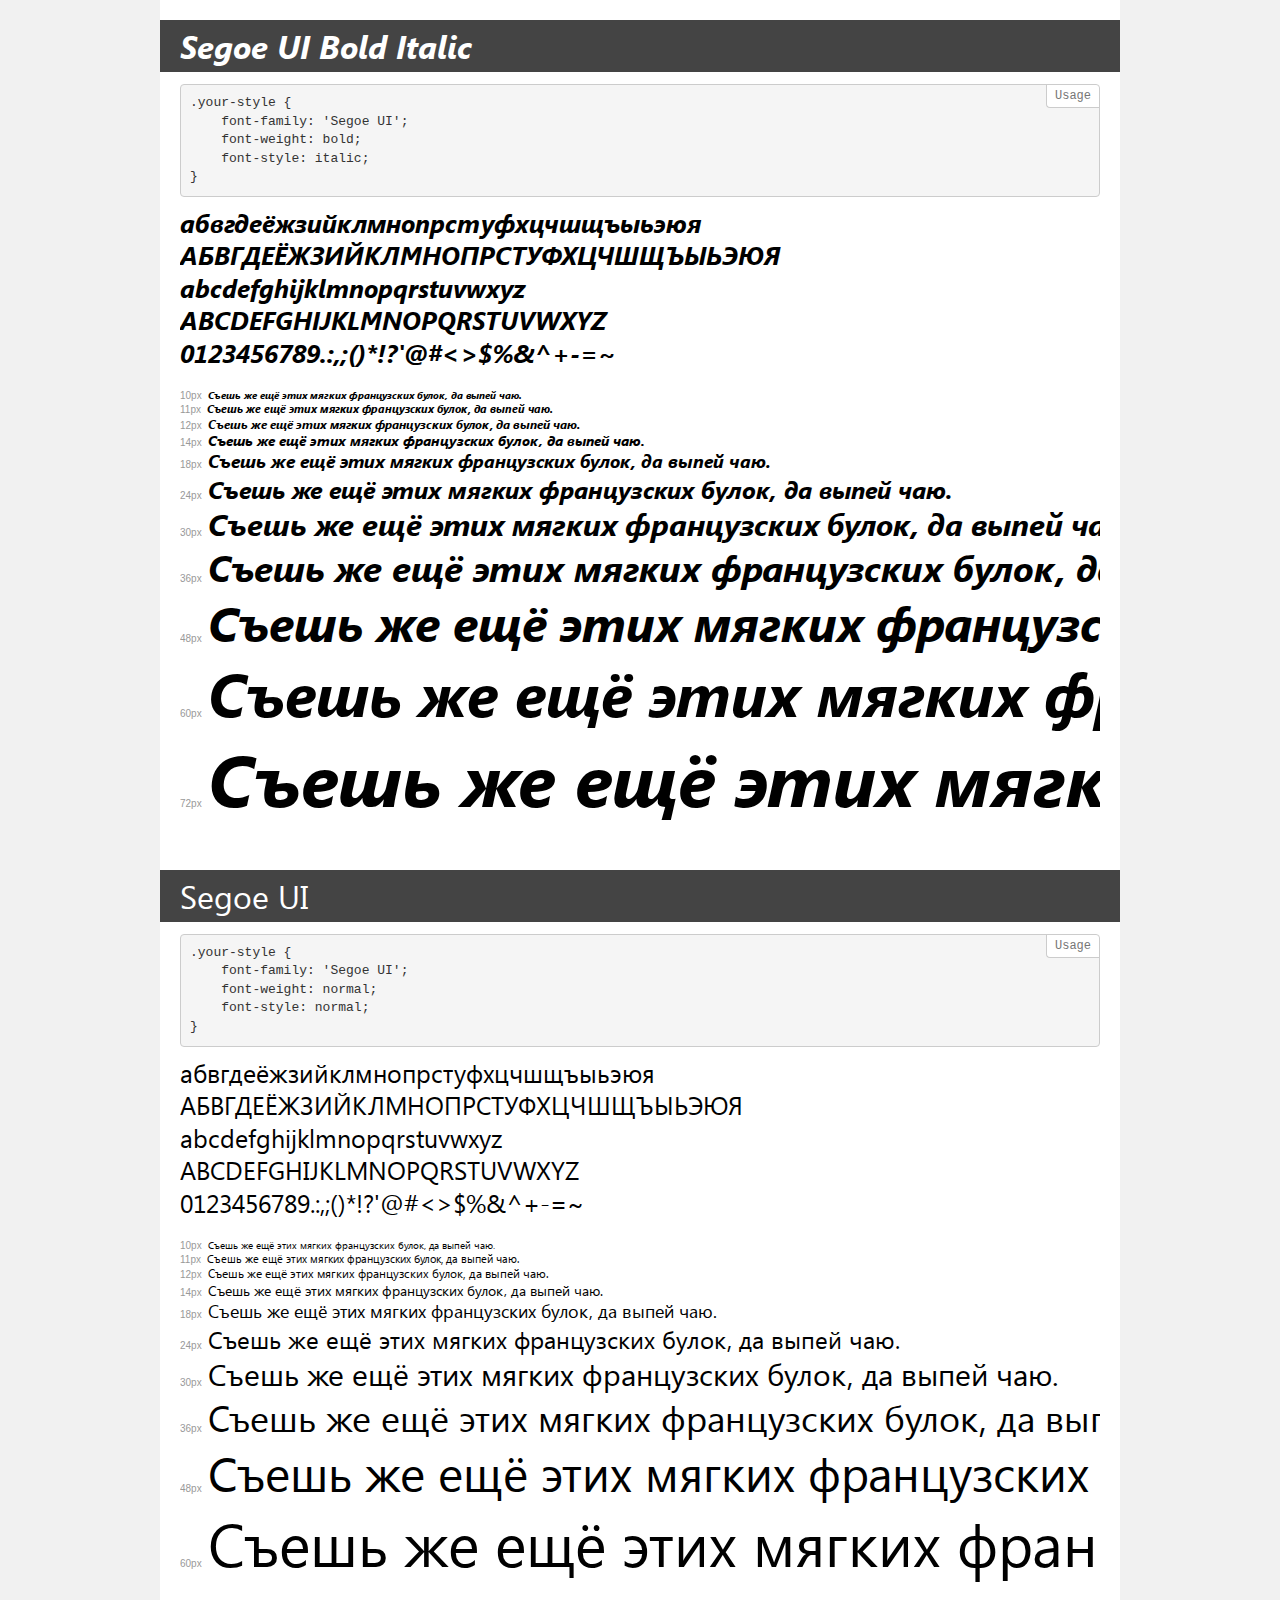
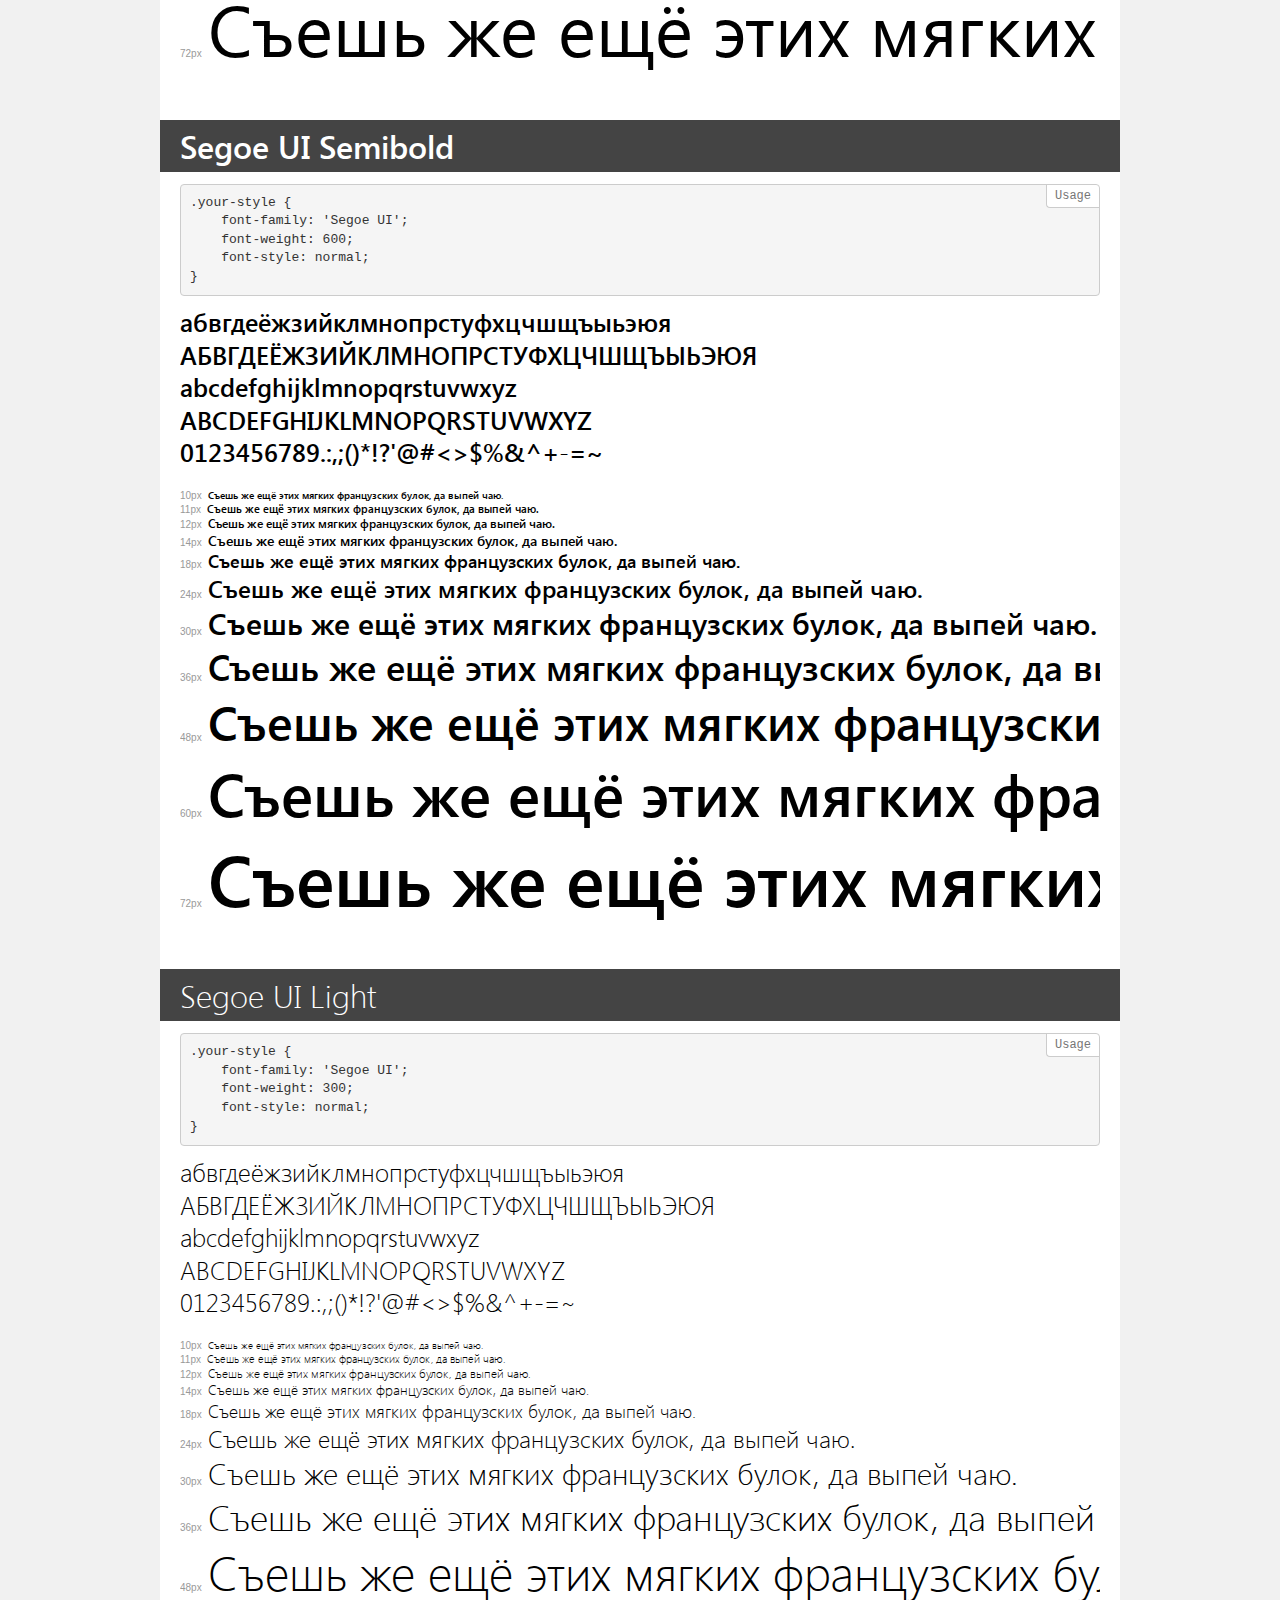
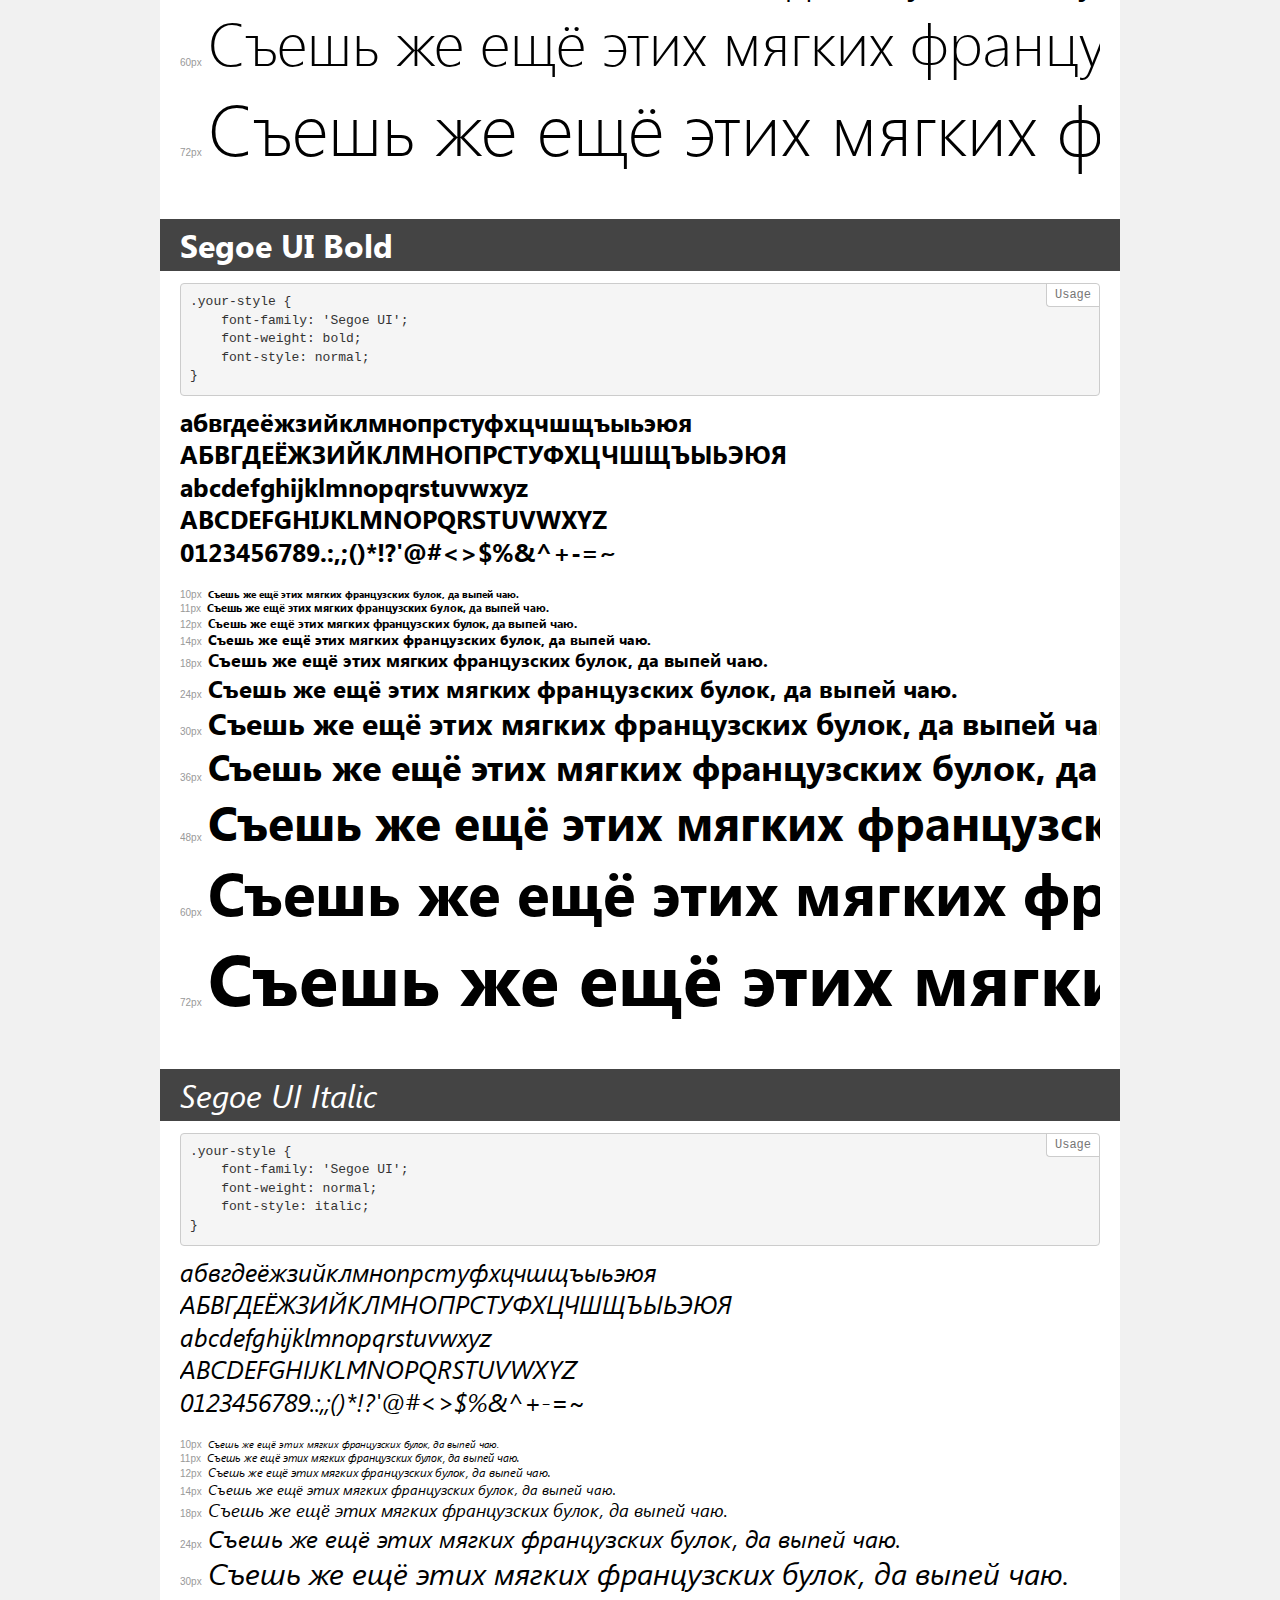
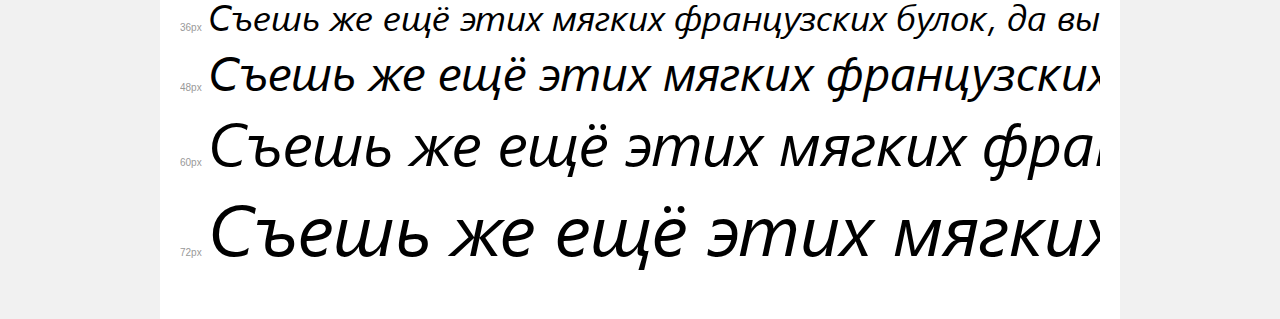
<file: front/fonts/segoe/demo.html>
<!DOCTYPE html>
<html>
<head>
    <meta charset="utf-8">
    <meta http-equiv="X-UA-Compatible" content="IE=edge">
    <meta name="viewport" content="width=device-width, initial-scale=1">
    <meta name="robots" content="noindex, noarchive">
    <meta name="format-detection" content="telephone=no">
    <title>Transfonter demo</title>
    <link href="stylesheet.css" rel="stylesheet">
    <style>
        /*
        http://meyerweb.com/eric/tools/css/reset/
        v2.0 | 20110126
        License: none (public domain)
        */
        html, body, div, span, applet, object, iframe,
        h1, h2, h3, h4, h5, h6, p, blockquote, pre,
        a, abbr, acronym, address, big, cite, code,
        del, dfn, em, img, ins, kbd, q, s, samp,
        small, strike, strong, sub, sup, tt, var,
        b, u, i, center,
        dl, dt, dd, ol, ul, li,
        fieldset, form, label, legend,
        table, caption, tbody, tfoot, thead, tr, th, td,
        article, aside, canvas, details, embed,
        figure, figcaption, footer, header, hgroup,
        menu, nav, output, ruby, section, summary,
        time, mark, audio, video {
            margin: 0;
            padding: 0;
            border: 0;
            font-size: 100%;
            font: inherit;
            vertical-align: baseline;
        }
        /* HTML5 display-role reset for older browsers */
        article, aside, details, figcaption, figure,
        footer, header, hgroup, menu, nav, section {
            display: block;
        }
        body {
            line-height: 1;
        }
        ol, ul {
            list-style: none;
        }
        blockquote, q {
            quotes: none;
        }
        blockquote:before, blockquote:after,
        q:before, q:after {
            content: '';
            content: none;
        }
        table {
            border-collapse: collapse;
            border-spacing: 0;
        }
        /* common styles */
        body {
            background: #f1f1f1;
            color: #000;
        }
        .page {
            background: #fff;
            width: 920px;
            margin: 0 auto;
            padding: 20px 20px 0 20px;
            overflow: hidden;
        }
        .font-container {
            overflow-x: auto;
            overflow-y: hidden;
            margin-bottom: 40px;
            line-height: 1.3;
            white-space: nowrap;
            padding-bottom: 5px;
        }
        h1 {
            position: relative;
            background: #444;
            font-size: 32px;
            color: #fff;
            padding: 10px 20px;
            margin: 0 -20px 12px -20px;
        }
        .letters {
            font-size: 25px;
            margin-bottom: 20px;
        }
        .s10:before {
            content: '10px';
        }
        .s11:before {
            content: '11px';
        }
        .s12:before {
            content: '12px';
        }
        .s14:before {
            content: '14px';
        }
        .s18:before {
            content: '18px';
        }
        .s24:before {
            content: '24px';
        }
        .s30:before {
            content: '30px';
        }
        .s36:before {
            content: '36px';
        }
        .s48:before {
            content: '48px';
        }
        .s60:before {
            content: '60px';
        }
        .s72:before {
            content: '72px';
        }
        .s10:before, .s11:before, .s12:before, .s14:before,
        .s18:before, .s24:before, .s30:before, .s36:before,
        .s48:before, .s60:before, .s72:before {
            font-family: Arial, sans-serif;
            font-size: 10px;
            font-weight: normal;
            font-style: normal;
            color: #999;
            padding-right: 6px;
        }
        pre {
            display: block;
            position: relative;
            padding: 9px;
            margin: 0 0 10px;
            font-family: Monaco, Menlo, Consolas, "Courier New", monospace !important;
            font-size: 13px;
            line-height: 1.428571429;
            color: #333;
            font-weight: normal !important;
            font-style: normal !important;
            background-color: #f5f5f5;
            border: 1px solid #ccc;
            overflow-x: auto;
            border-radius: 4px;
        }
        pre:after {
            display: block;
            position: absolute;
            right: 0;
            top: 0;
            content: 'Usage';
            line-height: 1;
            padding: 5px 8px;
            font-size: 12px;
            color: #767676;
            background-color: #fff;
            border: 1px solid #ccc;
            border-right: none;
            border-top: none;
            border-radius: 0 4px 0 4px;
            z-index: 10;
        }
        /* responsive */
        @media (max-width: 959px) {
            .page {
                width: auto;
                margin: 0;
            }
        }
    </style>
</head>
<body>
<div class="page">
    <div class="demo" style="font-family: 'Segoe UI'; font-weight: bold; font-style: italic;">
        <h1>Segoe UI Bold Italic</h1>
        <pre>.your-style {
    font-family: 'Segoe UI';
    font-weight: bold;
    font-style: italic;
}</pre>
        <div class="font-container">
            <p class="letters">
                абвгдеёжзийклмнопрстуфхцчшщъыьэюя<br>
АБВГДЕЁЖЗИЙКЛМНОПРСТУФХЦЧШЩЪЫЬЭЮЯ<br>
abcdefghijklmnopqrstuvwxyz<br>
ABCDEFGHIJKLMNOPQRSTUVWXYZ<br>
                0123456789.:,;()*!?'@#<>$%&^+-=~
            </p>
            <p class="s10" style="font-size: 10px;">Съешь же ещё этих мягких французских булок, да выпей чаю.</p>
            <p class="s11" style="font-size: 11px;">Съешь же ещё этих мягких французских булок, да выпей чаю.</p>
            <p class="s12" style="font-size: 12px;">Съешь же ещё этих мягких французских булок, да выпей чаю.</p>
            <p class="s14" style="font-size: 14px;">Съешь же ещё этих мягких французских булок, да выпей чаю.</p>
            <p class="s18" style="font-size: 18px;">Съешь же ещё этих мягких французских булок, да выпей чаю.</p>
            <p class="s24" style="font-size: 24px;">Съешь же ещё этих мягких французских булок, да выпей чаю.</p>
            <p class="s30" style="font-size: 30px;">Съешь же ещё этих мягких французских булок, да выпей чаю.</p>
            <p class="s36" style="font-size: 36px;">Съешь же ещё этих мягких французских булок, да выпей чаю.</p>
            <p class="s48" style="font-size: 48px;">Съешь же ещё этих мягких французских булок, да выпей чаю.</p>
            <p class="s60" style="font-size: 60px;">Съешь же ещё этих мягких французских булок, да выпей чаю.</p>
            <p class="s72" style="font-size: 72px;">Съешь же ещё этих мягких французских булок, да выпей чаю.</p>
        </div>
    </div>
    <div class="demo" style="font-family: 'Segoe UI'; font-weight: normal; font-style: normal;">
        <h1>Segoe UI</h1>
        <pre>.your-style {
    font-family: 'Segoe UI';
    font-weight: normal;
    font-style: normal;
}</pre>
        <div class="font-container">
            <p class="letters">
                абвгдеёжзийклмнопрстуфхцчшщъыьэюя<br>
АБВГДЕЁЖЗИЙКЛМНОПРСТУФХЦЧШЩЪЫЬЭЮЯ<br>
abcdefghijklmnopqrstuvwxyz<br>
ABCDEFGHIJKLMNOPQRSTUVWXYZ<br>
                0123456789.:,;()*!?'@#<>$%&^+-=~
            </p>
            <p class="s10" style="font-size: 10px;">Съешь же ещё этих мягких французских булок, да выпей чаю.</p>
            <p class="s11" style="font-size: 11px;">Съешь же ещё этих мягких французских булок, да выпей чаю.</p>
            <p class="s12" style="font-size: 12px;">Съешь же ещё этих мягких французских булок, да выпей чаю.</p>
            <p class="s14" style="font-size: 14px;">Съешь же ещё этих мягких французских булок, да выпей чаю.</p>
            <p class="s18" style="font-size: 18px;">Съешь же ещё этих мягких французских булок, да выпей чаю.</p>
            <p class="s24" style="font-size: 24px;">Съешь же ещё этих мягких французских булок, да выпей чаю.</p>
            <p class="s30" style="font-size: 30px;">Съешь же ещё этих мягких французских булок, да выпей чаю.</p>
            <p class="s36" style="font-size: 36px;">Съешь же ещё этих мягких французских булок, да выпей чаю.</p>
            <p class="s48" style="font-size: 48px;">Съешь же ещё этих мягких французских булок, да выпей чаю.</p>
            <p class="s60" style="font-size: 60px;">Съешь же ещё этих мягких французских булок, да выпей чаю.</p>
            <p class="s72" style="font-size: 72px;">Съешь же ещё этих мягких французских булок, да выпей чаю.</p>
        </div>
    </div>
    <div class="demo" style="font-family: 'Segoe UI'; font-weight: 600; font-style: normal;">
        <h1>Segoe UI Semibold</h1>
        <pre>.your-style {
    font-family: 'Segoe UI';
    font-weight: 600;
    font-style: normal;
}</pre>
        <div class="font-container">
            <p class="letters">
                абвгдеёжзийклмнопрстуфхцчшщъыьэюя<br>
АБВГДЕЁЖЗИЙКЛМНОПРСТУФХЦЧШЩЪЫЬЭЮЯ<br>
abcdefghijklmnopqrstuvwxyz<br>
ABCDEFGHIJKLMNOPQRSTUVWXYZ<br>
                0123456789.:,;()*!?'@#<>$%&^+-=~
            </p>
            <p class="s10" style="font-size: 10px;">Съешь же ещё этих мягких французских булок, да выпей чаю.</p>
            <p class="s11" style="font-size: 11px;">Съешь же ещё этих мягких французских булок, да выпей чаю.</p>
            <p class="s12" style="font-size: 12px;">Съешь же ещё этих мягких французских булок, да выпей чаю.</p>
            <p class="s14" style="font-size: 14px;">Съешь же ещё этих мягких французских булок, да выпей чаю.</p>
            <p class="s18" style="font-size: 18px;">Съешь же ещё этих мягких французских булок, да выпей чаю.</p>
            <p class="s24" style="font-size: 24px;">Съешь же ещё этих мягких французских булок, да выпей чаю.</p>
            <p class="s30" style="font-size: 30px;">Съешь же ещё этих мягких французских булок, да выпей чаю.</p>
            <p class="s36" style="font-size: 36px;">Съешь же ещё этих мягких французских булок, да выпей чаю.</p>
            <p class="s48" style="font-size: 48px;">Съешь же ещё этих мягких французских булок, да выпей чаю.</p>
            <p class="s60" style="font-size: 60px;">Съешь же ещё этих мягких французских булок, да выпей чаю.</p>
            <p class="s72" style="font-size: 72px;">Съешь же ещё этих мягких французских булок, да выпей чаю.</p>
        </div>
    </div>
    <div class="demo" style="font-family: 'Segoe UI'; font-weight: 300; font-style: normal;">
        <h1>Segoe UI Light</h1>
        <pre>.your-style {
    font-family: 'Segoe UI';
    font-weight: 300;
    font-style: normal;
}</pre>
        <div class="font-container">
            <p class="letters">
                абвгдеёжзийклмнопрстуфхцчшщъыьэюя<br>
АБВГДЕЁЖЗИЙКЛМНОПРСТУФХЦЧШЩЪЫЬЭЮЯ<br>
abcdefghijklmnopqrstuvwxyz<br>
ABCDEFGHIJKLMNOPQRSTUVWXYZ<br>
                0123456789.:,;()*!?'@#<>$%&^+-=~
            </p>
            <p class="s10" style="font-size: 10px;">Съешь же ещё этих мягких французских булок, да выпей чаю.</p>
            <p class="s11" style="font-size: 11px;">Съешь же ещё этих мягких французских булок, да выпей чаю.</p>
            <p class="s12" style="font-size: 12px;">Съешь же ещё этих мягких французских булок, да выпей чаю.</p>
            <p class="s14" style="font-size: 14px;">Съешь же ещё этих мягких французских булок, да выпей чаю.</p>
            <p class="s18" style="font-size: 18px;">Съешь же ещё этих мягких французских булок, да выпей чаю.</p>
            <p class="s24" style="font-size: 24px;">Съешь же ещё этих мягких французских булок, да выпей чаю.</p>
            <p class="s30" style="font-size: 30px;">Съешь же ещё этих мягких французских булок, да выпей чаю.</p>
            <p class="s36" style="font-size: 36px;">Съешь же ещё этих мягких французских булок, да выпей чаю.</p>
            <p class="s48" style="font-size: 48px;">Съешь же ещё этих мягких французских булок, да выпей чаю.</p>
            <p class="s60" style="font-size: 60px;">Съешь же ещё этих мягких французских булок, да выпей чаю.</p>
            <p class="s72" style="font-size: 72px;">Съешь же ещё этих мягких французских булок, да выпей чаю.</p>
        </div>
    </div>
    <div class="demo" style="font-family: 'Segoe UI'; font-weight: bold; font-style: normal;">
        <h1>Segoe UI Bold</h1>
        <pre>.your-style {
    font-family: 'Segoe UI';
    font-weight: bold;
    font-style: normal;
}</pre>
        <div class="font-container">
            <p class="letters">
                абвгдеёжзийклмнопрстуфхцчшщъыьэюя<br>
АБВГДЕЁЖЗИЙКЛМНОПРСТУФХЦЧШЩЪЫЬЭЮЯ<br>
abcdefghijklmnopqrstuvwxyz<br>
ABCDEFGHIJKLMNOPQRSTUVWXYZ<br>
                0123456789.:,;()*!?'@#<>$%&^+-=~
            </p>
            <p class="s10" style="font-size: 10px;">Съешь же ещё этих мягких французских булок, да выпей чаю.</p>
            <p class="s11" style="font-size: 11px;">Съешь же ещё этих мягких французских булок, да выпей чаю.</p>
            <p class="s12" style="font-size: 12px;">Съешь же ещё этих мягких французских булок, да выпей чаю.</p>
            <p class="s14" style="font-size: 14px;">Съешь же ещё этих мягких французских булок, да выпей чаю.</p>
            <p class="s18" style="font-size: 18px;">Съешь же ещё этих мягких французских булок, да выпей чаю.</p>
            <p class="s24" style="font-size: 24px;">Съешь же ещё этих мягких французских булок, да выпей чаю.</p>
            <p class="s30" style="font-size: 30px;">Съешь же ещё этих мягких французских булок, да выпей чаю.</p>
            <p class="s36" style="font-size: 36px;">Съешь же ещё этих мягких французских булок, да выпей чаю.</p>
            <p class="s48" style="font-size: 48px;">Съешь же ещё этих мягких французских булок, да выпей чаю.</p>
            <p class="s60" style="font-size: 60px;">Съешь же ещё этих мягких французских булок, да выпей чаю.</p>
            <p class="s72" style="font-size: 72px;">Съешь же ещё этих мягких французских булок, да выпей чаю.</p>
        </div>
    </div>
    <div class="demo" style="font-family: 'Segoe UI'; font-weight: normal; font-style: italic;">
        <h1>Segoe UI Italic</h1>
        <pre>.your-style {
    font-family: 'Segoe UI';
    font-weight: normal;
    font-style: italic;
}</pre>
        <div class="font-container">
            <p class="letters">
                абвгдеёжзийклмнопрстуфхцчшщъыьэюя<br>
АБВГДЕЁЖЗИЙКЛМНОПРСТУФХЦЧШЩЪЫЬЭЮЯ<br>
abcdefghijklmnopqrstuvwxyz<br>
ABCDEFGHIJKLMNOPQRSTUVWXYZ<br>
                0123456789.:,;()*!?'@#<>$%&^+-=~
            </p>
            <p class="s10" style="font-size: 10px;">Съешь же ещё этих мягких французских булок, да выпей чаю.</p>
            <p class="s11" style="font-size: 11px;">Съешь же ещё этих мягких французских булок, да выпей чаю.</p>
            <p class="s12" style="font-size: 12px;">Съешь же ещё этих мягких французских булок, да выпей чаю.</p>
            <p class="s14" style="font-size: 14px;">Съешь же ещё этих мягких французских булок, да выпей чаю.</p>
            <p class="s18" style="font-size: 18px;">Съешь же ещё этих мягких французских булок, да выпей чаю.</p>
            <p class="s24" style="font-size: 24px;">Съешь же ещё этих мягких французских булок, да выпей чаю.</p>
            <p class="s30" style="font-size: 30px;">Съешь же ещё этих мягких французских булок, да выпей чаю.</p>
            <p class="s36" style="font-size: 36px;">Съешь же ещё этих мягких французских булок, да выпей чаю.</p>
            <p class="s48" style="font-size: 48px;">Съешь же ещё этих мягких французских булок, да выпей чаю.</p>
            <p class="s60" style="font-size: 60px;">Съешь же ещё этих мягких французских булок, да выпей чаю.</p>
            <p class="s72" style="font-size: 72px;">Съешь же ещё этих мягких французских булок, да выпей чаю.</p>
        </div>
    </div>
</div>
</body>
</html>
</file>
<file: front/fonts/segoe/stylesheet.css>
@font-face {
    font-family: 'Segoe UI';
    src: url('SegoeUI-BoldItalic.eot');
    src: local('Segoe UI Bold Italic'), local('SegoeUI-BoldItalic'),
        url('SegoeUI-BoldItalic.eot?#iefix') format('embedded-opentype'),
        url('SegoeUI-BoldItalic.woff2') format('woff2'),
        url('SegoeUI-BoldItalic.woff') format('woff'),
        url('SegoeUI-BoldItalic.ttf') format('truetype');
    font-weight: bold;
    font-style: italic;
}

@font-face {
    font-family: 'Segoe UI';
    src: url('SegoeUI.eot');
    src: local('Segoe UI'), local('SegoeUI'),
        url('SegoeUI.eot?#iefix') format('embedded-opentype'),
        url('SegoeUI.woff2') format('woff2'),
        url('SegoeUI.woff') format('woff'),
        url('SegoeUI.ttf') format('truetype');
    font-weight: normal;
    font-style: normal;
}

@font-face {
    font-family: 'Segoe UI';
    src: url('SegoeUI-SemiBold.eot');
    src: local('Segoe UI Semibold'), local('SegoeUI-SemiBold'),
        url('SegoeUI-SemiBold.eot?#iefix') format('embedded-opentype'),
        url('SegoeUI-SemiBold.woff2') format('woff2'),
        url('SegoeUI-SemiBold.woff') format('woff'),
        url('SegoeUI-SemiBold.ttf') format('truetype');
    font-weight: 600;
    font-style: normal;
}

@font-face {
    font-family: 'Segoe UI';
    src: url('SegoeUI-Light.eot');
    src: local('Segoe UI Light'), local('SegoeUI-Light'),
        url('SegoeUI-Light.eot?#iefix') format('embedded-opentype'),
        url('SegoeUI-Light.woff2') format('woff2'),
        url('SegoeUI-Light.woff') format('woff'),
        url('SegoeUI-Light.ttf') format('truetype');
    font-weight: 300;
    font-style: normal;
}

@font-face {
    font-family: 'Segoe UI';
    src: url('SegoeUI-Bold.eot');
    src: local('Segoe UI Bold'), local('SegoeUI-Bold'),
        url('SegoeUI-Bold.eot?#iefix') format('embedded-opentype'),
        url('SegoeUI-Bold.woff2') format('woff2'),
        url('SegoeUI-Bold.woff') format('woff'),
        url('SegoeUI-Bold.ttf') format('truetype');
    font-weight: bold;
    font-style: normal;
}

@font-face {
    font-family: 'Segoe UI';
    src: url('SegoeUI-Italic.eot');
    src: local('Segoe UI Italic'), local('SegoeUI-Italic'),
        url('SegoeUI-Italic.eot?#iefix') format('embedded-opentype'),
        url('SegoeUI-Italic.woff2') format('woff2'),
        url('SegoeUI-Italic.woff') format('woff'),
        url('SegoeUI-Italic.ttf') format('truetype');
    font-weight: normal;
    font-style: italic;
}
</file>
